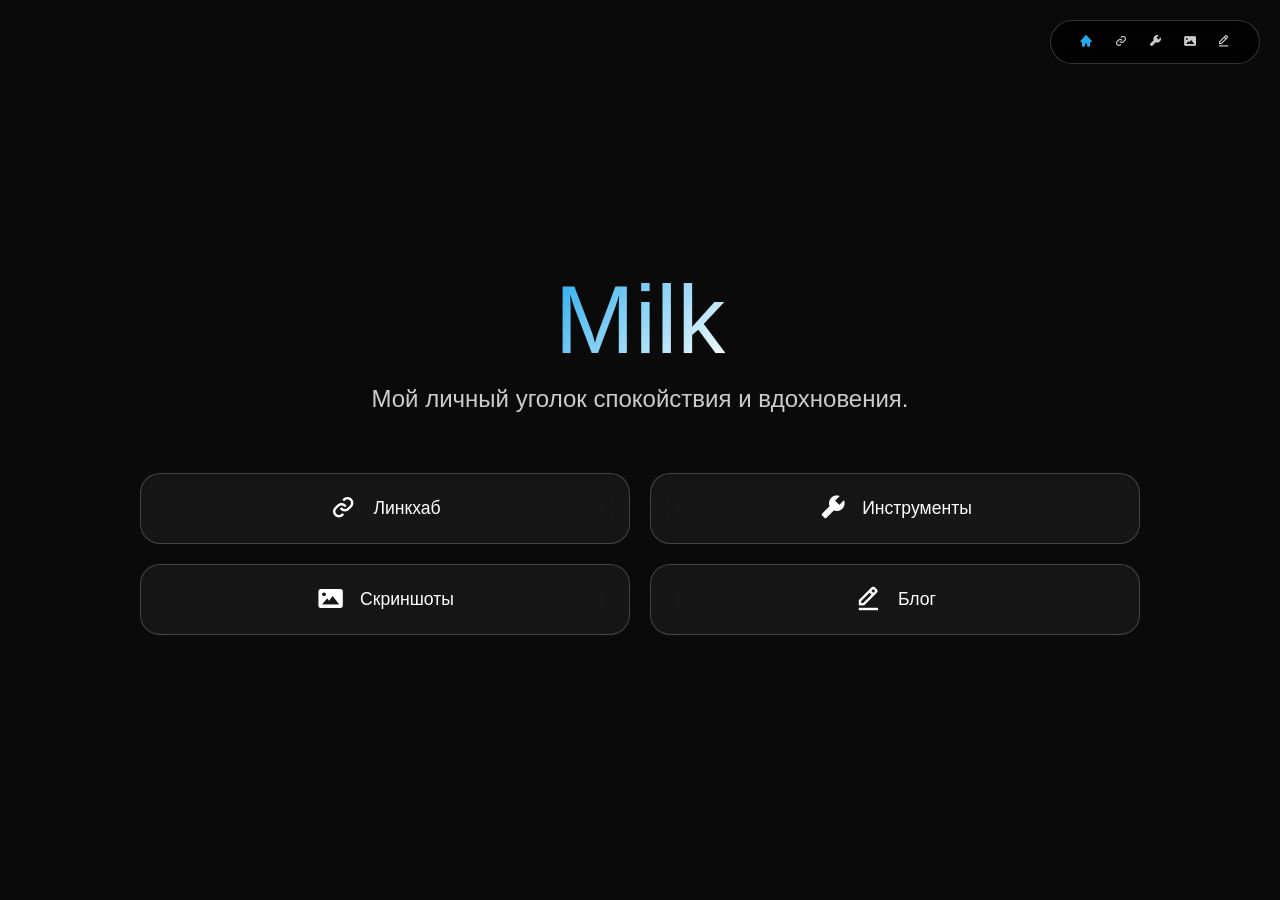
<file: index.html>
<!DOCTYPE html>
<html lang="ru">
<head>
    <!-- Google tag (gtag.js) -->
    <script async src="https://www.googletagmanager.com/gtag/js?id=G-8KTFPFZ5ES"></script>
    <script>
      window.dataLayer = window.dataLayer || [];
      function gtag(){dataLayer.push(arguments);}
      gtag('js', new Date());

      gtag('config', 'G-8KTFPFZ5ES');
    </script>
    <meta charset="UTF-8">
    <meta name="viewport" content="width=device-width, initial-scale=1.0">
    <title>Главная</title>
    <link href='https://unpkg.com/boxicons@2.1.4/css/boxicons.min.css' rel='stylesheet'>
    <link rel="apple-touch-icon" sizes="57x57" href="favicon/apple-icon-57x57.png">
    <link rel="apple-touch-icon" sizes="60x60" href="favicon/apple-icon-60x60.png">
    <link rel="apple-touch-icon" sizes="72x72" href="favicon/apple-icon-72x72.png">
    <link rel="apple-touch-icon" sizes="76x76" href="favicon/apple-icon-76x76.png">
    <link rel="apple-touch-icon" sizes="114x114" href="favicon/apple-icon-114x114.png">
    <link rel="apple-touch-icon" sizes="120x120" href="favicon/apple-icon-120x120.png">
    <link rel="apple-touch-icon" sizes="144x144" href="favicon/apple-icon-144x144.png">
    <link rel="apple-touch-icon" sizes="152x152" href="favicon/apple-icon-152x152.png">
    <link rel="apple-touch-icon" sizes="180x180" href="favicon/apple-icon-180x180.png">
    <link rel="icon" type="image/png" sizes="192x192"  href="favicon/android-icon-192x192.png">
    <link rel="icon" type="image/png" sizes="32x32" href="favicon/favicon-32x32.png">
    <link rel="icon" type="image/png" sizes="96x96" href="favicon/favicon-96x96.png">
    <link rel="icon" type="image/png" sizes="16x16" href="favicon/favicon-16x16.png">
    <link rel="manifest" href="favicon/manifest.json">
    <meta name="msapplication-TileColor" content="#ffffff">
    <meta name="msapplication-TileImage" content="favicon/ms-icon-144x144.png">
    <meta name="theme-color" content="#ffffff">
    <style>
        :root {
            --bg-primary: #0a0a0a;
            --glass-bg: rgba(255, 255, 255, 0.05);
            --glass-border: rgba(255, 255, 255, 0.2);
            --text-primary: #ffffff;
            --text-secondary: #cccccc;
            --accent: #24aaec;
        }
        
        * { margin: 0; padding: 0; box-sizing: border-box; }
        
        html, body {
            height: 100%;
            background: var(--bg-primary);
            font-family: -apple-system, BlinkMacSystemFont, 'Segoe UI', Arial, sans-serif;
            color: var(--text-primary);
            overflow-x: hidden;
        }
        
        /* Навигация */
        .nav {
            position: fixed;
            top: 20px;
            right: 20px;
            z-index: 1000;
            background: rgba(0,0,0,0.8);
            backdrop-filter: blur(10px);
            padding: 12px 20px;
            border-radius: 50px;
            border: 1px solid var(--glass-border);
        }
        
        .nav a {
            color: var(--text-secondary);
            text-decoration: none;
            margin: 0 8px;
            font-size: 14px;
            transition: all 0.3s ease;
        }
        
        .nav a:hover, .nav a.active {
            color: var(--accent);
        }
        
        /* Hero секция */
        .hero {
            min-height: 100vh;
            display: flex;
            flex-direction: column;
            align-items: center;
            justify-content: center;
            text-align: center;
            padding: 20px;
            position: relative;
        }
        
        .hero h1 {
            font-size: clamp(3rem, 8vw, 6rem);
            font-weight: 300;
            margin-bottom: 10px;
            background: linear-gradient(135deg, var(--accent), #ffffff);
            -webkit-background-clip: text;
            -webkit-text-fill-color: transparent;
            background-clip: text;
        }
        
        .hero .subtitle {
            font-size: clamp(1.1rem, 3vw, 1.5rem);
            color: var(--text-secondary);
            margin-bottom: 60px;
            max-width: 600px;
        }
        
        /* Кнопки */
        .big-buttons {
            display: grid;
            grid-template-columns: repeat(auto-fit, minmax(350px, 1fr));
            gap: 20px;
            max-width: 1000px;
            width: 100%;
        }
        
        .btn {
            display: flex;
            align-items: center;
            justify-content: center;
            gap: 15px;
            padding: 20px 30px;
            background: var(--glass-bg);
            backdrop-filter: blur(15px);
            border: 1px solid var(--glass-border);
            border-radius: 20px;
            color: var(--text-primary);
            text-decoration: none;
            font-size: 1.1rem;
            font-weight: 500;
            transition: all 0.4s cubic-bezier(0.4, 0, 0.2, 1);
            position: relative;
            overflow: hidden;
        }
        
        .btn::before {
            content: '';
            position: absolute;
            top: 0;
            left: -100%;
            width: 100%;
            height: 100%;
            background: linear-gradient(90deg, transparent, rgba(255,255,255,0.2), transparent);
            transition: left 0.6s;
        }
        
        .btn:hover::before {
            left: 100%;
        }
        
        .btn:hover {
            transform: translateY(-8px);
            box-shadow: 0 25px 50px rgba(36, 170, 236, 0.3);
            border-color: var(--accent);
        }
        
        .btn i {
            font-size: 1.8rem;
        }
        
        /* Адаптив */
        @media (max-width: 768px) {
            .nav {
                top: 15px;
                right: 15px;
                padding: 10px 15px;
            }
            
            .nav a {
                margin: 0 6px;
                font-size: 13px;
            }
            
            .big-buttons {
                grid-template-columns: 1fr;
                gap: 15px;
            }
        }
        
        /* Скролл анимация */
        @keyframes fadeInUp {
            from {
                opacity: 0;
                transform: translateY(30px);
            }
            to {
                opacity: 1;
                transform: translateY(0);
            }
        }
        
        .btn {
            animation: fadeInUp 0.8s ease forwards;
        }
        
        .btn:nth-child(1) { animation-delay: 0.1s; }
        .btn:nth-child(2) { animation-delay: 0.2s; }
        .btn:nth-child(3) { animation-delay: 0.3s; }
        .btn:nth-child(4) { animation-delay: 0.4s; }
    </style>
</head>
<body>
    <nav class="nav">
        <a href="index.html" class="active"><i class='bx bxs-home'></i></a>
        <a href="links.html"><i class='bx bx-link'></i></a>
        <a href="tools.html"><i class='bx bxs-wrench'></i></a>
        <a href="screens.html"><i class='bx bxs-image'></i></a>
        <a href="blog.html"><i class='bx bx-edit-alt'></i></a>
    </nav>
    
    <section class="hero">
        <h1>Milk</h1>
        <p class="subtitle">Мой личный уголок спокойствия и вдохновения.</p>
        
        <div class="big-buttons">
            <a href="links.html" class="btn">
                <i class='bx bx-link'></i>
                Линкхаб
            </a>
            <a href="tools.html" class="btn">
                <i class='bx bxs-wrench'></i>
                Инструменты
            </a>
            <a href="screens.html" class="btn">
                <i class='bx bxs-image'></i>
                Скриншоты
            </a>
            <a href="blog.html" class="btn">
                <i class='bx bx-edit-alt'></i>
                Блог
            </a>
        </div>
    </section>
</body>
</html>
</file>
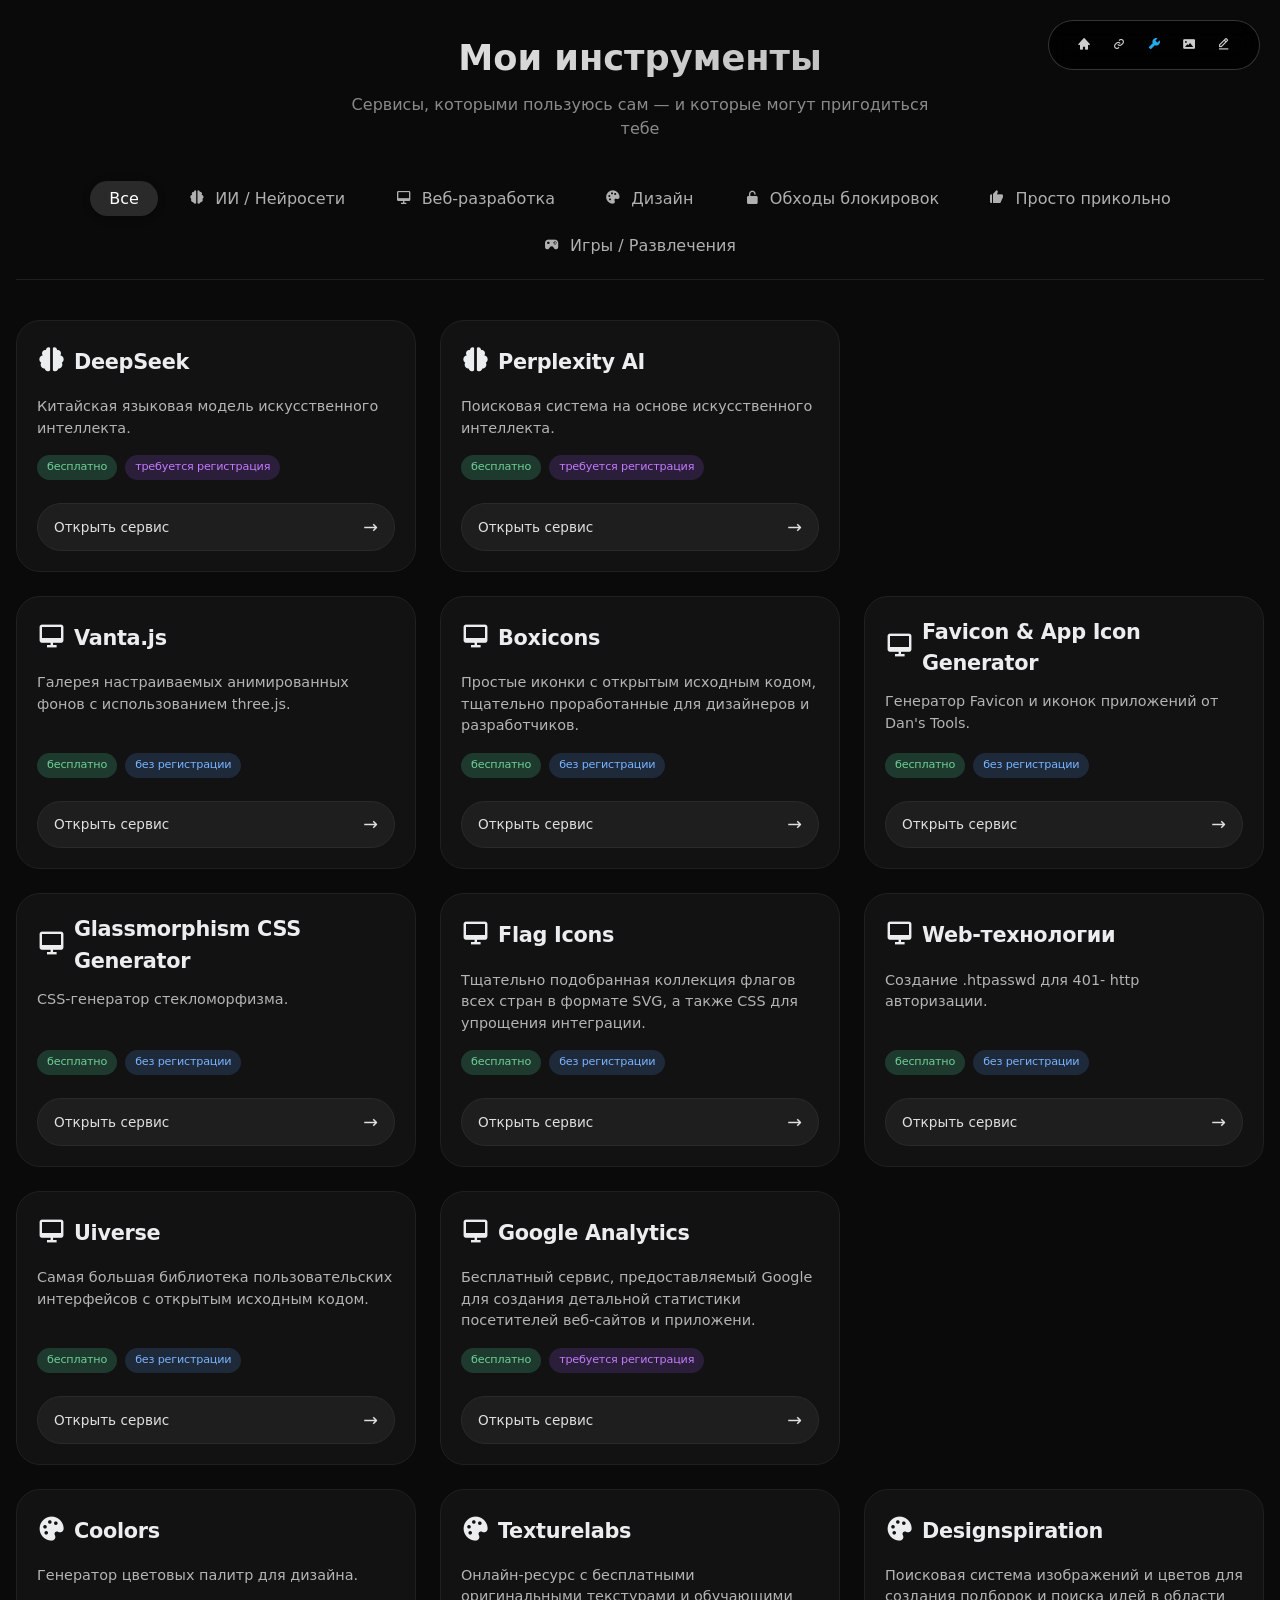
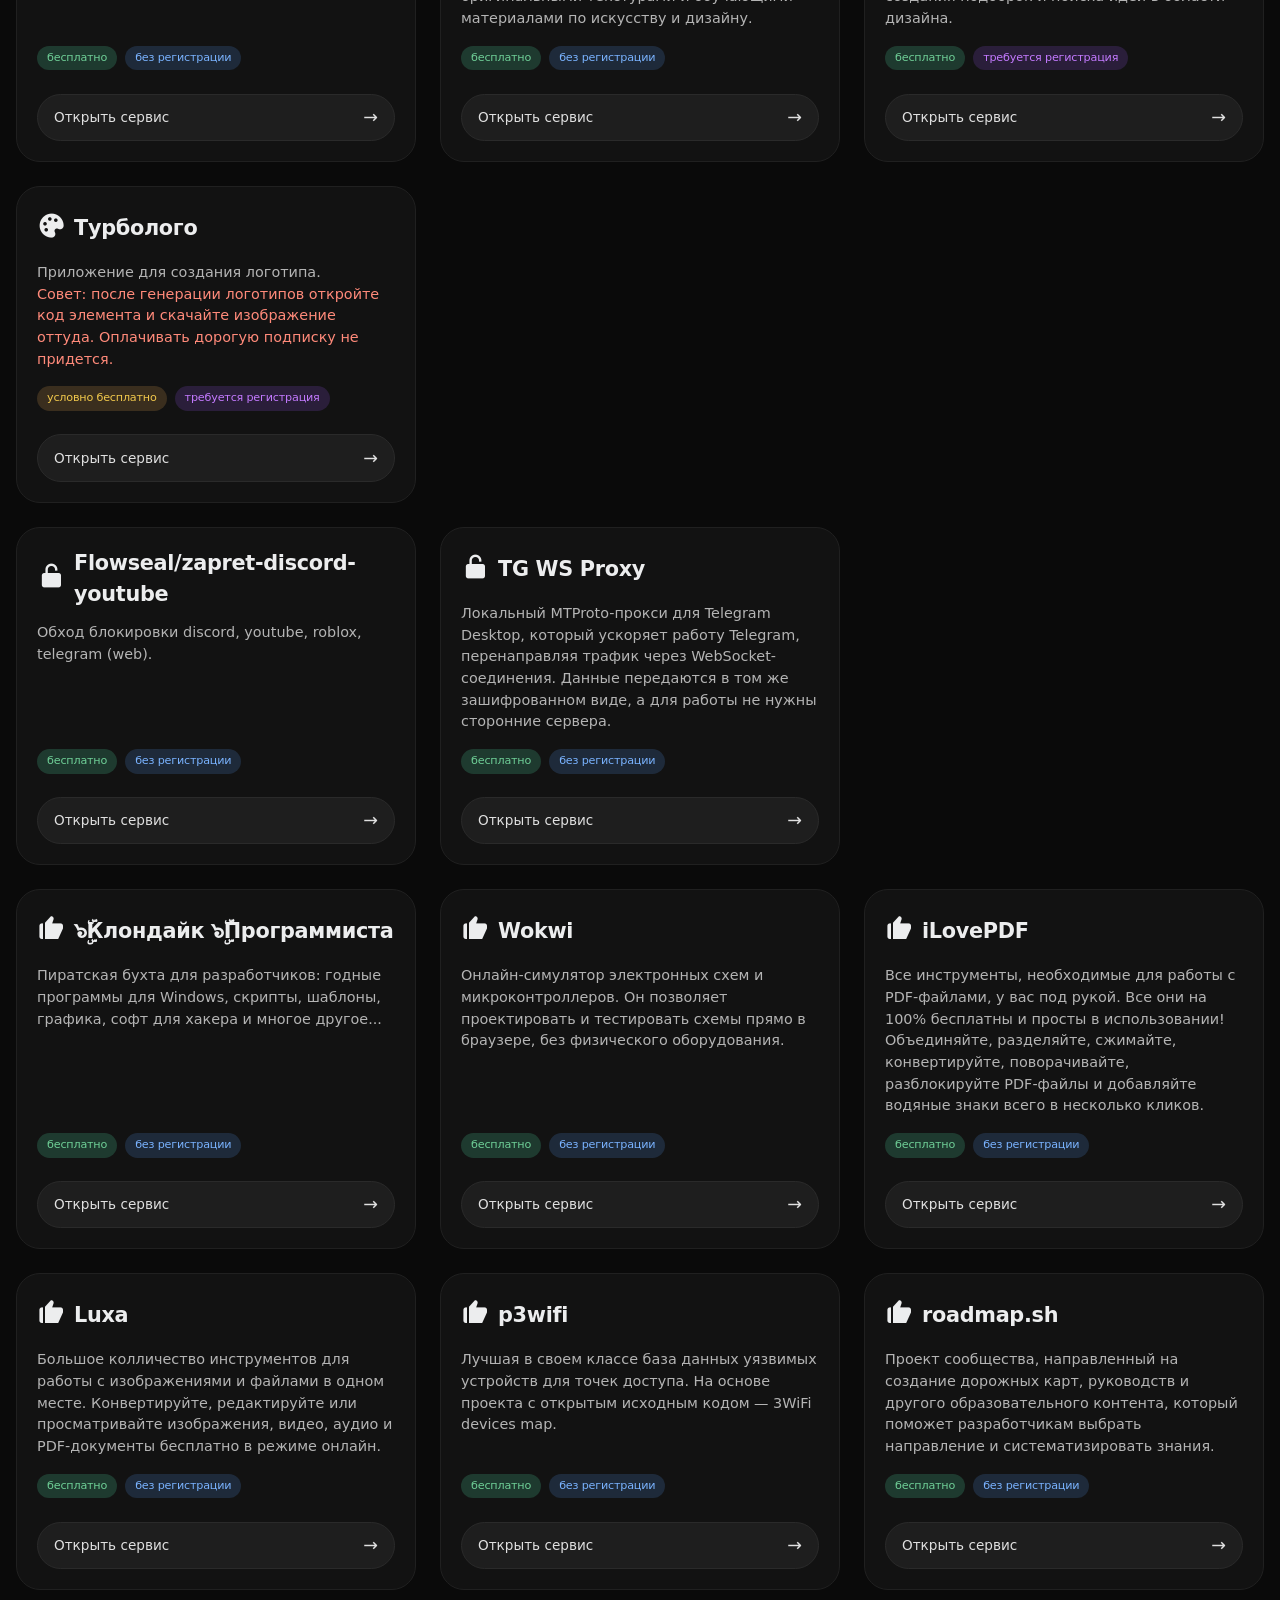
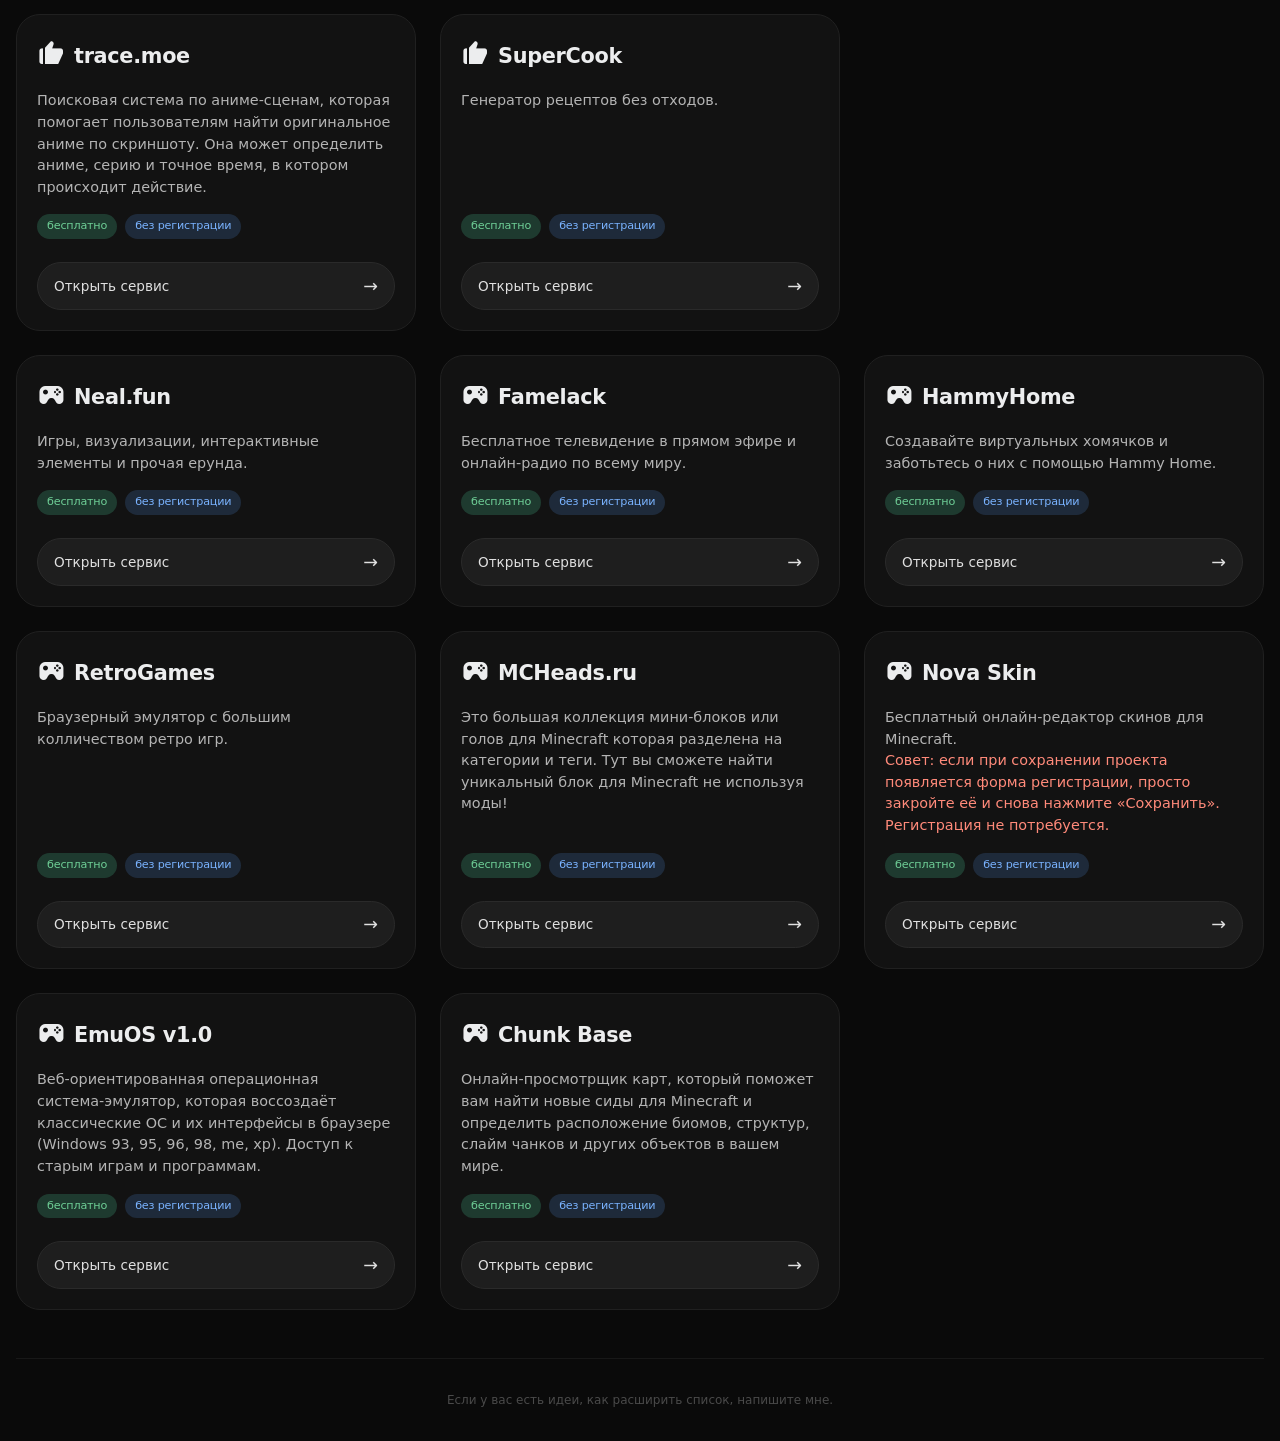
<file: tools.html>
<!DOCTYPE html>
<html lang="ru">
<head>
    <!-- Google tag (gtag.js) -->
    <script async src="https://www.googletagmanager.com/gtag/js?id=G-8KTFPFZ5ES"></script>
    <script>
      window.dataLayer = window.dataLayer || [];
      function gtag(){dataLayer.push(arguments);}
      gtag('js', new Date());

      gtag('config', 'G-8KTFPFZ5ES');
    </script>
    <meta charset="UTF-8">
    <meta name="viewport" content="width=device-width, initial-scale=1.0, viewport-fit=cover">
    <title>Инструменты</title>
    <link href='https://unpkg.com/boxicons@2.1.4/css/boxicons.min.css' rel='stylesheet'>
    <link href="styles/tools.css" rel="stylesheet">
    <link rel="apple-touch-icon" sizes="57x57" href="favicon/apple-icon-57x57.png">
    <link rel="apple-touch-icon" sizes="60x60" href="favicon/apple-icon-60x60.png">
    <link rel="apple-touch-icon" sizes="72x72" href="favicon/apple-icon-72x72.png">
    <link rel="apple-touch-icon" sizes="76x76" href="favicon/apple-icon-76x76.png">
    <link rel="apple-touch-icon" sizes="114x114" href="favicon/apple-icon-114x114.png">
    <link rel="apple-touch-icon" sizes="120x120" href="favicon/apple-icon-120x120.png">
    <link rel="apple-touch-icon" sizes="144x144" href="favicon/apple-icon-144x144.png">
    <link rel="apple-touch-icon" sizes="152x152" href="favicon/apple-icon-152x152.png">
    <link rel="apple-touch-icon" sizes="180x180" href="favicon/apple-icon-180x180.png">
    <link rel="icon" type="image/png" sizes="192x192"  href="favicon/android-icon-192x192.png">
    <link rel="icon" type="image/png" sizes="32x32" href="favicon/favicon-32x32.png">
    <link rel="icon" type="image/png" sizes="96x96" href="favicon/favicon-96x96.png">
    <link rel="icon" type="image/png" sizes="16x16" href="favicon/favicon-16x16.png">
    <link rel="manifest" href="favicon/manifest.json">
    <meta name="msapplication-TileColor" content="#ffffff">
    <meta name="msapplication-TileImage" content="favicon/ms-icon-144x144.png">
    <meta name="theme-color" content="#ffffff">
</head>
<body>
<nav class="nav">
    <a href="index.html"><i class='bx bxs-home'></i></a>
    <a href="links.html"><i class='bx bx-link'></i></a>
    <a href="tools.html" class="active"><i class='bx bxs-wrench'></i></a>
    <a href="screens.html"><i class='bx bxs-image'></i></a>
    <a href="blog.html"><i class='bx bx-edit-alt'></i></a>
</nav>

<div class="container">
    <div class="page-header">
        <h1>Мои инструменты</h1>
        <p>Сервисы, которыми пользуюсь сам — и которые могут пригодиться тебе</p>
    </div>

    <div class="category-tabs" id="tabBar">
        <button class="cat-btn active" data-cat="all">Все</button>
        <button class="cat-btn" data-cat="ai"><i class='bx bxs-brain'></i>ИИ / Нейросети</button>
        <button class="cat-btn" data-cat="web"><i class='bx bx-desktop'></i>Веб‑разработка</button>
        <button class="cat-btn" data-cat="design"><i class='bx bxs-palette'></i>Дизайн</button>
        <button class="cat-btn" data-cat="unblock"><i class='bx bxs-lock-open-alt'></i>Обходы блокировок</button>
        <button class="cat-btn" data-cat="cool"><i class='bx bxs-like'></i>Просто прикольно</button>
        <button class="cat-btn" data-cat="games"><i class='bx bxs-joystick'></i>Игры / Развлечения</button>
    </div>

    <!-- КАТЕГОРИЯ: ИИ / Нейросети -->
    <div class="category-section" data-category="ai">
        <div class="tools-grid">
            <div class="tool-card">
                <div class="tool-title"><span><i class='bx bxs-brain'></i></span><h3>DeepSeek</h3></div>
                <div class="tool-description">Китайская языковая модель искусственного интеллекта.</div>
                <div class="tags"><span class="tag free">бесплатно</span><span class="tag reg">требуется регистрация</span></div>
                <a href="https://deepseek.com/" class="tool-link" target="_blank" rel="noopener noreferrer">Открыть сервис <span class="arrow">→</span></a>
            </div>
            <div class="tool-card">
                <div class="tool-title"><span><i class='bx bxs-brain'></i></span><h3>Perplexity AI</h3></div>
                <div class="tool-description">Поисковая система на основе искусственного интеллекта.</div>
                <div class="tags"><span class="tag free">бесплатно</span><span class="tag reg">требуется регистрация</span></div>
                <a href="https://www.perplexity.ai/" class="tool-link" target="_blank" rel="noopener noreferrer">Открыть сервис <span class="arrow">→</span></a>
            </div>
        </div>
    </div>

    <!-- КАТЕГОРИЯ: Веб-разработка -->
    <div class="category-section hidden" data-category="web">
        <div class="tools-grid">
            <div class="tool-card">
                <div class="tool-title"><span><i class='bx bx-desktop'></i></span><h3>Vanta.js</h3></div>
                <div class="tool-description">Галерея настраиваемых анимированных фонов с использованием three.js.</div>
                <div class="tags"><span class="tag free">бесплатно</span><span class="tag no-reg">без регистрации</span></div>
                <a href="https://www.vantajs.com/" class="tool-link" target="_blank">Открыть сервис <span class="arrow">→</span></a>
            </div>
            <div class="tool-card">
                <div class="tool-title"><span><i class='bx bx-desktop'></i></span><h3>Boxicons</h3></div>
                <div class="tool-description">Простые иконки с открытым исходным кодом, тщательно проработанные для дизайнеров и разработчиков.</div>
                <div class="tags"><span class="tag free">бесплатно</span><span class="tag no-reg">без регистрации</span></div>
                <a href="https://v2.boxicons.com" class="tool-link" target="_blank">Открыть сервис <span class="arrow">→</span></a>
            </div>
            <div class="tool-card">
                <div class="tool-title"><span><i class='bx bx-desktop'></i></span><h3>Favicon & App Icon Generator</h3></div>
                <div class="tool-description">Генератор Favicon и иконок приложений от Dan's Tools.</div>
                <div class="tags"><span class="tag free">бесплатно</span><span class="tag no-reg">без регистрации</span></div>
                <a href="https://www.favicon-generator.org/" class="tool-link" target="_blank">Открыть сервис <span class="arrow">→</span></a>
            </div>
            <div class="tool-card">
                <div class="tool-title"><span><i class='bx bx-desktop'></i></span><h3>Glassmorphism CSS Generator</h3></div>
                <div class="tool-description">CSS-генератор стекломорфизма.</div>
                <div class="tags"><span class="tag free">бесплатно</span><span class="tag no-reg">без регистрации</span></div>
                <a href="https://css.glass/" class="tool-link" target="_blank">Открыть сервис <span class="arrow">→</span></a>
            </div>
            <div class="tool-card">
                <div class="tool-title"><span><i class='bx bx-desktop'></i></span><h3>Flag Icons</h3></div>
                <div class="tool-description">Тщательно подобранная коллекция флагов всех стран в формате SVG, а также CSS для упрощения интеграции.</div>
                <div class="tags"><span class="tag free">бесплатно</span><span class="tag no-reg">без регистрации</span></div>
                <a href="https://flagicons.lipis.dev/" class="tool-link" target="_blank">Открыть сервис <span class="arrow">→</span></a>
            </div>
            <div class="tool-card">
                <div class="tool-title"><span><i class='bx bx-desktop'></i></span><h3>Web-технологии</h3></div>
                <div class="tool-description">Создание .htpasswd для 401- http авторизации.</div>
                <div class="tags"><span class="tag free">бесплатно</span><span class="tag no-reg">без регистрации</span></div>
                <a href="https://htmlweb.ru/service/htpasswd.php" class="tool-link" target="_blank">Открыть сервис <span class="arrow">→</span></a>
            </div>
            <div class="tool-card">
                <div class="tool-title"><span><i class='bx bx-desktop'></i></span><h3>Uiverse</h3></div>
                <div class="tool-description">Самая большая библиотека пользовательских интерфейсов с открытым исходным кодом.</div>
                <div class="tags"><span class="tag free">бесплатно</span><span class="tag no-reg">без регистрации</span></div>
                <a href="https://uiverse.io/" class="tool-link" target="_blank">Открыть сервис <span class="arrow">→</span></a>
            </div>
            <div class="tool-card">
                <div class="tool-title"><span><i class='bx bx-desktop'></i></span><h3>Google Analytics</h3></div>
                <div class="tool-description">Бесплатный сервис, предоставляемый Google для создания детальной статистики посетителей веб-сайтов и приложени.</div>
                <div class="tags"><span class="tag free">бесплатно</span><span class="tag reg">требуется регистрация</span></div>
                <a href="https://analytics.google.com/" class="tool-link" target="_blank">Открыть сервис <span class="arrow">→</span></a>
            </div>
        </div>
    </div>

    <!-- КАТЕГОРИЯ: Дизайн -->
    <div class="category-section hidden" data-category="design">
        <div class="tools-grid">
            <div class="tool-card">
                <div class="tool-title"><span><i class='bx bxs-palette'></i></span><h3>Coolors</h3></div>
                <div class="tool-description">Генератор цветовых палитр для дизайна.</div>
                <div class="tags"><span class="tag free">бесплатно</span><span class="tag no-reg">без регистрации</span></div>
                <a href="https://coolors.co" class="tool-link" target="_blank">Открыть сервис <span class="arrow">→</span></a>
            </div>
            <div class="tool-card">
                <div class="tool-title"><span><i class='bx bxs-palette'></i></span><h3>Texturelabs</h3></div>
                <div class="tool-description">Онлайн-ресурс с бесплатными оригинальными текстурами и обучающими материалами по искусству и дизайну.</div>
                <div class="tags"><span class="tag free">бесплатно</span><span class="tag no-reg">без регистрации</span></div>
                <a href="https://texturelabs.org/" class="tool-link" target="_blank">Открыть сервис <span class="arrow">→</span></a>
            </div>
            <div class="tool-card">
                <div class="tool-title"><span><i class='bx bxs-palette'></i></span><h3>Designspiration</h3></div>
                <div class="tool-description">Поисковая система изображений и цветов для создания подборок и поиска идей в области дизайна.</div>
                <div class="tags"><span class="tag free">бесплатно</span><span class="tag reg">требуется регистрация</span></div>
                <a href="https://www.designspiration.com/" class="tool-link" target="_blank">Открыть сервис <span class="arrow">→</span></a>
            </div>
            <div class="tool-card">
                <div class="tool-title"><span><i class='bx bxs-palette'></i></span><h3>Турболого</h3></div>
                <div class="tool-description">Приложение для создания логотипа.<br><span class="advice">Совет: после генерации логотипов откройте код элемента и скачайте изображение оттуда. Оплачивать дорогую подписку не придется.</span></div>
                <div class="tags"><span class="tag freemium">условно бесплатно</span><span class="tag reg">требуется регистрация</span></div>
                <a href="https://turbologo.ru/app" class="tool-link" target="_blank">Открыть сервис <span class="arrow">→</span></a>
            </div>
        </div>
    </div>

    <!-- КАТЕГОРИЯ: Обходы блокировок -->
    <div class="category-section hidden" data-category="unblock">
        <div class="tools-grid">
            <div class="tool-card">
                <div class="tool-title"><span><i class='bx bxs-lock-open-alt'></i></span><h3>Flowseal/zapret-discord-youtube</h3></div>
                <div class="tool-description">Обход блокировки discord, youtube, roblox, telegram (web).</div>
                <div class="tags"><span class="tag free">бесплатно</span><span class="tag no-reg">без регистрации</span></div>
                <a href="https://github.com/Flowseal/zapret-discord-youtube" class="tool-link" target="_blank">Открыть сервис <span class="arrow">→</span></a>
            </div>
            <div class="tool-card">
                <div class="tool-title"><span><i class='bx bxs-lock-open-alt'></i></span><h3>TG WS Proxy</h3></div>
                <div class="tool-description">Локальный MTProto-прокси для Telegram Desktop, который ускоряет работу Telegram, перенаправляя трафик через WebSocket-соединения. Данные передаются в том же зашифрованном виде, а для работы не нужны сторонние сервера.</div>
                <div class="tags"><span class="tag free">бесплатно</span><span class="tag no-reg">без регистрации</span></div>
                <a href="https://github.com/Flowseal/tg-ws-proxy" class="tool-link" target="_blank">Открыть сервис <span class="arrow">→</span></a>
            </div>
        </div>
    </div>

    <!-- КАТЕГОРИЯ: Просто прикольно -->
    <div class="category-section hidden" data-category="cool">
        <div class="tools-grid">
            <div class="tool-card">
                <div class="tool-title"><span><i class='bx bxs-like'></i></span><h3>๖ۣۜКлондайк ๖ۣۜПрограммиста</h3></div>
                <div class="tool-description">Пиратская бухта для разработчиков: годные программы для Windows, скрипты, шаблоны, графика, софт для хакера и многое другое...</div>
                <div class="tags"><span class="tag free">бесплатно</span><span class="tag no-reg">без регистрации</span></div>
                <a href="https://howdyho.net/" class="tool-link" target="_blank">Открыть сервис <span class="arrow">→</span></a>
            </div>
            <div class="tool-card">
                <div class="tool-title"><span><i class='bx bxs-like'></i></span><h3>Wokwi</h3></div>
                <div class="tool-description">Онлайн‑симулятор электронных схем и микроконтроллеров. Он позволяет проектировать и тестировать схемы прямо в браузере, без физического оборудования.</div>
                <div class="tags"><span class="tag free">бесплатно</span><span class="tag no-reg">без регистрации</span></div>
                <a href="https://wokwi.com/" class="tool-link" target="_blank">Открыть сервис <span class="arrow">→</span></a>
            </div>
            <div class="tool-card">
                <div class="tool-title"><span><i class='bx bxs-like'></i></span><h3>iLovePDF</h3></div>
                <div class="tool-description">Все инструменты, необходимые для работы с PDF-файлами, у вас под рукой. Все они на 100% бесплатны и просты в использовании! Объединяйте, разделяйте, сжимайте, конвертируйте, поворачивайте, разблокируйте PDF-файлы и добавляйте водяные знаки всего в несколько кликов.</div>
                <div class="tags"><span class="tag free">бесплатно</span><span class="tag no-reg">без регистрации</span></div>
                <a href="https://www.ilovepdf.com/" class="tool-link" target="_blank">Открыть сервис <span class="arrow">→</span></a>
            </div>
            <div class="tool-card">
                <div class="tool-title"><span><i class='bx bxs-like'></i></span><h3>Luxa</h3></div>
                <div class="tool-description">Большое колличество инструментов для работы с изображениями и файлами в одном месте. Конвертируйте, редактируйте или просматривайте изображения, видео, аудио и PDF-документы бесплатно в режиме онлайн.</div>
                <div class="tags"><span class="tag free">бесплатно</span><span class="tag no-reg">без регистрации</span></div>
                <a href="https://www.luxa.org/" class="tool-link" target="_blank">Открыть сервис <span class="arrow">→</span></a>
            </div>
            <div class="tool-card">
                <div class="tool-title"><span><i class='bx bxs-like'></i></span><h3>p3wifi</h3></div>
                <div class="tool-description">Лучшая в своем классе база данных уязвимых устройств для точек доступа. На основе проекта с открытым исходным кодом — 3WiFi devices map.</div>
                <div class="tags"><span class="tag free">бесплатно</span><span class="tag no-reg">без регистрации</span></div>
                <a href="https://3wifi.dev/" class="tool-link" target="_blank">Открыть сервис <span class="arrow">→</span></a>
            </div>
            <div class="tool-card">
                <div class="tool-title"><span><i class='bx bxs-like'></i></span><h3>roadmap.sh</h3></div>
                <div class="tool-description">Проект сообщества, направленный на создание дорожных карт, руководств и другого образовательного контента, который поможет разработчикам выбрать направление и систематизировать знания.</div>
                <div class="tags"><span class="tag free">бесплатно</span><span class="tag no-reg">без регистрации</span></div>
                <a href="https://roadmap.sh/" class="tool-link" target="_blank">Открыть сервис <span class="arrow">→</span></a>
            </div>
            <div class="tool-card">
                <div class="tool-title"><span><i class='bx bxs-like'></i></span><h3>trace.moe</h3></div>
                <div class="tool-description">Поисковая система по аниме-сценам, которая помогает пользователям найти оригинальное аниме по скриншоту. Она может определить аниме, серию и точное время, в котором происходит действие.</div>
                <div class="tags"><span class="tag free">бесплатно</span><span class="tag no-reg">без регистрации</span></div>
                <a href="https://trace.moe/" class="tool-link" target="_blank">Открыть сервис <span class="arrow">→</span></a>
            </div>
            <div class="tool-card">
                <div class="tool-title"><span><i class='bx bxs-like'></i></span><h3>SuperCook</h3></div>
                <div class="tool-description">Генератор рецептов без отходов.</div>
                <div class="tags"><span class="tag free">бесплатно</span><span class="tag no-reg">без регистрации</span></div>
                <a href="https://www.supercook.com/#/desktop" class="tool-link" target="_blank">Открыть сервис <span class="arrow">→</span></a>
            </div>
        </div>
    </div>

    <!-- КАТЕГОРИЯ: Игры / Развлечения -->
    <div class="category-section hidden" data-category="games">
        <div class="tools-grid">
            <div class="tool-card">
                <div class="tool-title"><span><i class='bx bxs-joystick'></i></span><h3>Neal.fun</h3></div>
                <div class="tool-description">Игры, визуализации, интерактивные элементы и прочая ерунда.</div>
                <div class="tags"><span class="tag free">бесплатно</span><span class="tag no-reg">без регистрации</span></div>
                <a href="https://neal.fun/" class="tool-link" target="_blank">Открыть сервис <span class="arrow">→</span></a>
            </div>
            <div class="tool-card">
                <div class="tool-title"><span><i class='bx bxs-joystick'></i></span><h3>Famelack</h3></div>
                <div class="tool-description">Бесплатное телевидение в прямом эфире и онлайн-радио по всему миру.</div>
                <div class="tags"><span class="tag free">бесплатно</span><span class="tag no-reg">без регистрации</span></div>
                <a href="https://famelack.com/" class="tool-link" target="_blank">Открыть сервис <span class="arrow">→</span></a>
            </div>
            <div class="tool-card">
                <div class="tool-title"><span><i class='bx bxs-joystick'></i></span><h3>HammyHome</h3></div>
                <div class="tool-description">Создавайте виртуальных хомячков и заботьтесь о них с помощью Hammy Home.</div>
                <div class="tags"><span class="tag free">бесплатно</span><span class="tag no-reg">без регистрации</span></div>
                <a href="https://hammyhome.com/" class="tool-link" target="_blank">Открыть сервис <span class="arrow">→</span></a>
            </div>
            <div class="tool-card">
                <div class="tool-title"><span><i class='bx bxs-joystick'></i></span><h3>RetroGames</h3></div>
                <div class="tool-description">Браузерный эмулятор с большим колличеством ретро игр.</div>
                <div class="tags"><span class="tag free">бесплатно</span><span class="tag no-reg">без регистрации</span></div>
                <a href="https://www.retrogames.cc/" class="tool-link" target="_blank">Открыть сервис <span class="arrow">→</span></a>
            </div>
            <div class="tool-card">
                <div class="tool-title"><span><i class='bx bxs-joystick'></i></span><h3>MCHeads.ru</h3></div>
                <div class="tool-description">Это большая коллекция мини-блоков или голов для Minecraft которая разделена на категории и теги. Тут вы сможете найти уникальный блок для Minecraft не используя моды!</div>
                <div class="tags"><span class="tag free">бесплатно</span><span class="tag no-reg">без регистрации</span></div>
                <a href="https://mcheads.ru/" class="tool-link" target="_blank">Открыть сервис <span class="arrow">→</span></a>
            </div>
            <div class="tool-card">
                <div class="tool-title"><span><i class='bx bxs-joystick'></i></span><h3>Nova Skin</h3></div>
                <div class="tool-description">Бесплатный онлайн-редактор скинов для Minecraft.<br><span class="advice">Совет: если при сохранении проекта появляется форма регистрации, просто закройте её и снова нажмите «Сохранить». Регистрация не потребуется.</span></div>
                <div class="tags"><span class="tag free">бесплатно</span><span class="tag no-reg">без регистрации</span></div>
                <a href="https://minecraft.novaskin.me/" class="tool-link" target="_blank">Открыть сервис <span class="arrow">→</span></a>
            </div>
            <div class="tool-card">
                <div class="tool-title"><span><i class='bx bxs-joystick'></i></span><h3>EmuOS v1.0</h3></div>
                <div class="tool-description">Веб‑ориентированная операционная система‑эмулятор, которая воссоздаёт классические ОС и их интерфейсы в браузере (Windows 93, 95, 96, 98, me, xp). Доступ к старым играм и программам.</div>
                <div class="tags"><span class="tag free">бесплатно</span><span class="tag no-reg">без регистрации</span></div>
                <a href="https://emupedia.net/beta/emuos/" class="tool-link" target="_blank">Открыть сервис <span class="arrow">→</span></a>
            </div>
            <div class="tool-card">
                <div class="tool-title"><span><i class='bx bxs-joystick'></i></span><h3>Chunk Base</h3></div>
                <div class="tool-description">Онлайн-просмотрщик карт, который поможет вам найти новые сиды для Minecraft и определить расположение биомов, структур, слайм чанков и других объектов в вашем мире.</div>
                <div class="tags"><span class="tag free">бесплатно</span><span class="tag no-reg">без регистрации</span></div>
                <a href="https://www.chunkbase.com/apps/" class="tool-link" target="_blank">Открыть сервис <span class="arrow">→</span></a>
            </div>
        </div>
    </div>

    <div class="footer-note">Если у вас есть идеи, как расширить список, напишите мне.</div>
</div>

<script>
    // Простая логика переключения категорий
    const tabs = document.querySelectorAll('.cat-btn');
    const sections = document.querySelectorAll('.category-section');

    function switchCategory(categoryId) {
        if (categoryId === 'all') {
            // Показываем все секции
            sections.forEach(section => {
                section.classList.remove('hidden');
            });
        } else {
            // Показываем только выбранную, остальные скрываем
            sections.forEach(section => {
                if (section.dataset.category === categoryId) {
                    section.classList.remove('hidden');
                } else {
                    section.classList.add('hidden');
                }
            });
        }
        
        // Обновляем активную кнопку
        tabs.forEach(btn => {
            if (btn.dataset.cat === categoryId) {
                btn.classList.add('active');
            } else {
                btn.classList.remove('active');
            }
        });
    }

    // Добавляем обработчики на кнопки
    tabs.forEach(btn => {
        btn.addEventListener('click', () => {
            const cat = btn.dataset.cat;
            switchCategory(cat);
        });
    });

    // ВАЖНО: при загрузке страницы показываем категорию "Все"
    // Сначала скроем все секции, потом покажем нужные (чтобы избежать моргания)
    sections.forEach(section => {
        section.classList.add('hidden');
    });
    switchCategory('all');
</script>
</body>
</html>
</file>
<file: styles/tools.css>
:root {
    --glass-border: rgba(255, 255, 255, 0.2);
    --text-secondary: #cccccc;
    --accent: #24aaec;
}

* {
    margin: 0;
    padding: 0;
    box-sizing: border-box;
}

body {
    background-color: #0a0a0a;
    font-family: system-ui, -apple-system, 'Segoe UI', Roboto, 'Helvetica Neue', sans-serif;
    color: #ecedee;
    line-height: 1.5;
    padding: 2rem 1rem;
}

.nav {
    position: fixed;
    top: 20px;
    right: 20px;
    z-index: 1000;
    background: rgba(0,0,0,0.8);
    backdrop-filter: blur(10px);
    padding: 12px 20px;
    border-radius: 50px;
    border: 1px solid var(--glass-border);
}

.nav a {
    color: var(--text-secondary);
    text-decoration: none;
    margin: 0 8px;
    font-size: 14px;
    transition: all 0.3s ease;
}

.nav a:hover, .nav a.active {
    color: var(--accent);
}

.container {
    max-width: 1400px;
    margin: 0 auto;
}

/* Заголовок страницы */
.page-header {
    margin-bottom: 2.5rem;
    text-align: center;
}

.page-header h1 {
    font-size: 2.2rem;
    font-weight: 600;
    background: linear-gradient(135deg, #ffffff, #a0a0a0);
    background-clip: text;
    -webkit-background-clip: text;
    color: transparent;
    margin-bottom: 0.5rem;
}

.page-header p {
    color: #8a8a8a;
    max-width: 600px;
    margin: 0 auto;
}

/* Навигация по категориям */
.category-tabs {
    display: flex;
    flex-wrap: wrap;
    justify-content: center;
    gap: 0.75rem;
    margin-bottom: 2.5rem;
    border-bottom: 1px solid #1f1f1f;
    padding-bottom: 1rem;
}

.cat-btn {
    background: transparent;
    border: none;
    color: #b0b0b0;
    font-size: 1rem;
    font-weight: 500;
    padding: 0.5rem 1.2rem;
    border-radius: 40px;
    cursor: pointer;
    transition: all 0.2s ease;
    font-family: inherit;
}

.cat-btn:hover {
    background: #1e1e1e;
    color: #ffffff;
}

.cat-btn.active {
    background: #2a2a2a;
    color: white;
    box-shadow: 0 2px 8px rgba(0,0,0,0.3);
}

.cat-btn i {
    margin-right: 10px;
}

/* Сетка карточек */
.tools-grid {
    display: grid;
    grid-template-columns: repeat(auto-fill, minmax(300px, 1fr));
    gap: 1.5rem;
    margin-bottom: 1.5rem;
}

/* Карточка инструмента */
.tool-card {
    background: #121212;
    border-radius: 24px;
    padding: 1.25rem;
    transition: transform 0.2s ease, box-shadow 0.2s ease;
    border: 1px solid #202020;
    display: flex;
    flex-direction: column;
}

.tool-card:hover {
    transform: translateY(-4px);
    box-shadow: 0 20px 30px -12px rgba(0, 0, 0, 0.5);
    border-color: #2e2e2e;
    background: #151515;
}

/* Название и иконка */
.tool-title {
    display: flex;
    align-items: center;
    gap: 0.5rem;
    margin-bottom: 0.75rem;
}

.tool-title span:first-child {
    font-size: 1.8rem;
}

.tool-title h3 {
    font-size: 1.3rem;
    font-weight: 600;
    letter-spacing: -0.3px;
}

.tool-description {
    color: #b4b4b4;
    font-size: 0.9rem;
    margin-bottom: 1rem;
    flex: 1;
}

/* Блок тегов */
.tags {
    display: flex;
    flex-wrap: wrap;
    gap: 8px;
    margin-bottom: 1.2rem;
}

.tag {
    font-size: 0.7rem;
    font-weight: 500;
    padding: 4px 10px;
    border-radius: 30px;
    background: #1e1e1e;
    color: #ddd;
    letter-spacing: -0.2px;
}

/* Цветовые вариации тегов */
.tag.free {
    background: #1e3a2f;
    color: #6fcf97;
}
.tag.freemium {
    background: #3a2e1e;
    color: #f2c94c;
}
.tag.paid {
    background: #3a1e2a;
    color: #ff8a7a;
}
.tag.no-reg {
    background: #1e2a3a;
    color: #7ab3ff;
}
.tag.reg {
    background: #2a1e3a;
    color: #c47aff;
}

.advice {color: #ff8a7a;}

/* Ссылка */
.tool-link {
    text-decoration: none;
    background: #1e1e1e;
    color: #e0e0e0;
    display: inline-flex;
    align-items: center;
    justify-content: space-between;
    padding: 0.6rem 1rem;
    border-radius: 40px;
    font-size: 0.85rem;
    font-weight: 500;
    transition: all 0.2s;
    margin-top: 0.25rem;
    border: 1px solid #2a2a2a;
}

.tool-link:hover {
    background: #2a2a2a;
    color: white;
    border-color: #3e3e3e;
}

.arrow {
    font-size: 1.1rem;
    transition: transform 0.2s;
}

.tool-link:hover .arrow {
    transform: translateX(4px);
}

/* скрытие категорий */
.category-section {
    display: block;
}

.category-section.hidden {
    display: none;
}

/* футер / подпись */
.footer-note {
    text-align: center;
    margin-top: 3rem;
    font-size: 0.75rem;
    color: #4a4a4a;
    border-top: 1px solid #181818;
    padding-top: 2rem;
}

@media (max-width: 640px) {
    body {
        padding: 1rem;
    }
    .container {
        margin-top: 70px;
    }
    .page-header h1 {
        font-size: 1.8rem;
    }
    .cat-btn {
        padding: 0.4rem 0.9rem;
        font-size: 0.85rem;
    }
    .tools-grid {
        gap: 1rem;
    }
}
</file>
